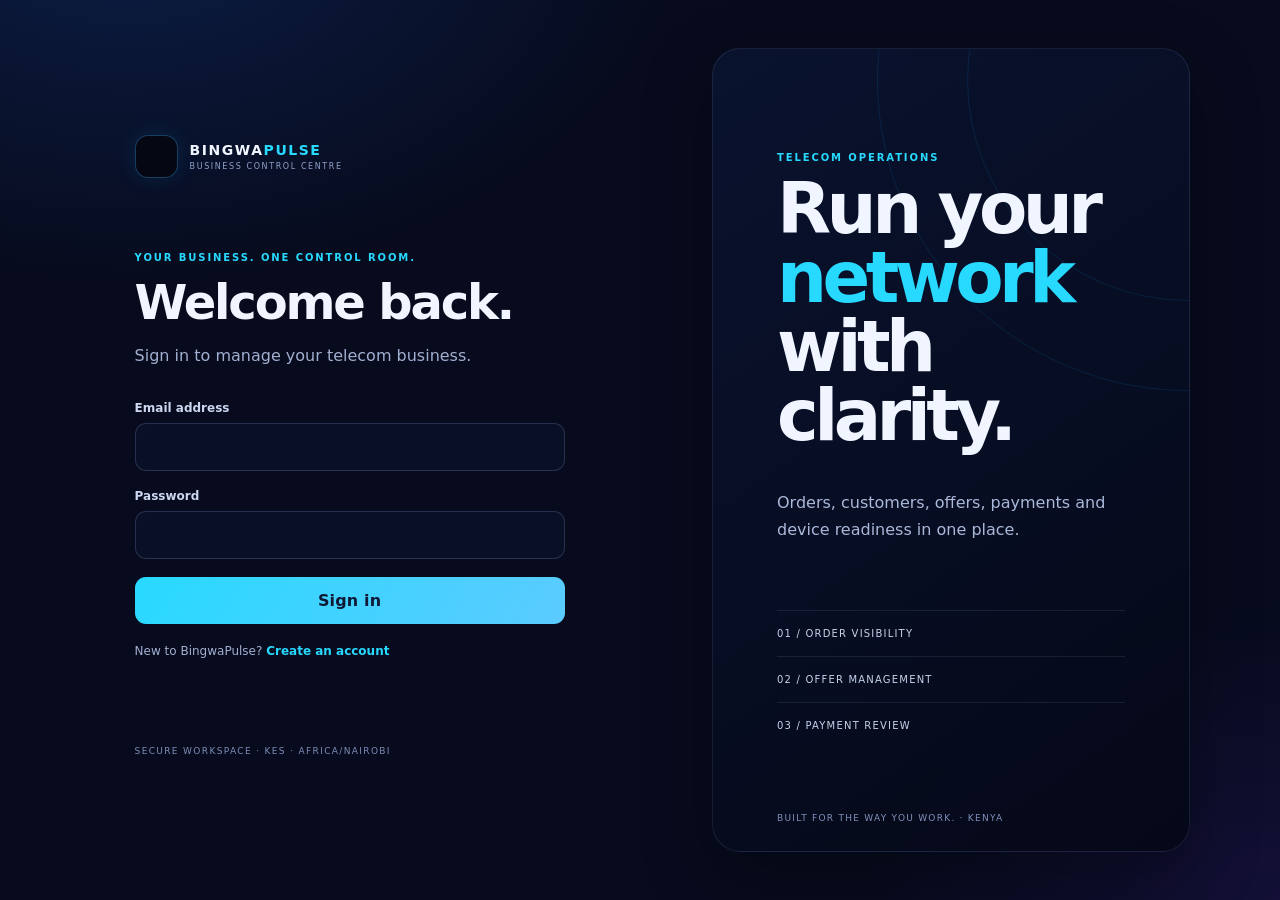
<file: web/index.html>
<!doctype html>
<html lang="en">
<head>
  <meta charset="utf-8">
  <meta name="viewport" content="width=device-width, initial-scale=1">
  <meta name="theme-color" content="#05060A">
  <meta name="description" content="BingwaPulse telecom business management dashboard">
  <title>BingwaPulse - Business Control Centre</title>
  <link rel="icon" href="./icon-safe.svg" type="image/svg+xml">
  <link rel="stylesheet" href="./app.css">
  <script type="module" src="./app.js"></script>
</head>
<body>
  <main id="authGate" class="auth-wrap">
    <section class="auth-card">
      <div class="brand"><div class="brand-icon"><img src="./icon-safe.svg" alt="BingwaPulse"></div><div><strong>BINGWA<span>PULSE</span></strong><small>BUSINESS CONTROL CENTRE</small></div></div>
      <p class="eyebrow">YOUR BUSINESS. ONE CONTROL ROOM.</p>
      <h1 id="authTitle">Welcome back.</h1>
      <p id="authDescription" class="muted">Sign in to manage your telecom business.</p>
      <form id="authForm" class="form-stack">
        <label>Email address<input id="authEmail" type="email" autocomplete="email" required></label>
        <label>Password<input id="authPassword" type="password" minlength="8" autocomplete="current-password" required></label>
        <button id="authSubmit" class="button primary wide" type="submit">Sign in</button>
      </form>
      <p class="auth-switch"><span id="authSwitchText">New to BingwaPulse?</span> <button id="authSwitch" class="text-button" type="button">Create an account</button></p>
      <p id="authMessage" class="form-message" role="status"></p>
      <p class="auth-foot">SECURE WORKSPACE · KES · AFRICA/NAIROBI</p>
    </section>
    <aside class="auth-aside">
      <span class="eyebrow">TELECOM OPERATIONS</span>
      <h2>Run your <em>network</em><br>with clarity.</h2>
      <p>Orders, customers, offers, payments and device readiness in one place.</p>
      <div class="aside-points"><span>01 / ORDER VISIBILITY</span><span>02 / OFFER MANAGEMENT</span><span>03 / PAYMENT REVIEW</span></div>
      <small>BUILT FOR THE WAY YOU WORK. · KENYA</small>
    </aside>
  </main>

  <section id="workspaceGate" class="workspace-wrap" hidden>
    <div class="workspace-card">
      <div class="brand"><div class="brand-icon"><img src="./icon-safe.svg" alt="BingwaPulse"></div><div><strong>BINGWA<span>PULSE</span></strong><small>BUSINESS CONTROL CENTRE</small></div></div>
      <p class="eyebrow">FIRST-TIME SETUP</p>
      <h1>Create your business workspace.</h1>
      <p class="muted">This creates your private business space in the existing BingwaPulse database. Your account becomes its owner.</p>
      <form id="workspaceForm" class="form-stack">
        <label>Business name<input id="businessName" type="text" minlength="2" maxlength="120" placeholder="Gabriel’s Internet Services" required></label>
        <button class="button primary wide" type="submit">Create business workspace</button>
      </form>
      <p id="workspaceMessage" class="form-message" role="status"></p>
      <button id="workspaceSignOut" class="text-button" type="button">Sign out</button>
    </div>
  </section>

  <div id="appShell" class="app-shell" hidden>
    <aside class="sidebar">
      <div class="brand sidebar-brand"><div class="brand-icon">B<span>⌁</span></div><div><strong>BINGWA<span>PULSE</span></strong><small>CONTROL CENTRE</small></div></div>
      <p class="side-label">WORKSPACE</p>
      <div id="sidebarBusiness" class="sidebar-business">Loading workspace…</div>
      <nav class="side-nav">
        <button class="nav-item active" data-page="overview">◫ <span>Overview</span></button>
        <button class="nav-item" data-page="orders">↗ <span>Orders</span><b id="navOrderCount">—</b></button>
        <button class="nav-item" data-page="offers">◇ <span>Offers</span></button>
        <button class="nav-item" data-page="customers">◎ <span>Customers</span></button>
        <button class="nav-item" data-page="payments">▤ <span>Payments</span></button>
        <button class="nav-item" data-page="automation">⌁ <span>Automation</span></button>
        <button class="nav-item" data-page="sitelinks">↗ <span>SiteLink</span></button>
      </nav>
      <div class="sidebar-bottom">
        <div class="security-note"><i></i><div><b>Protected workspace</b><small>Supabase access controls</small></div></div>
        <button id="signOutButton" class="signout-button" type="button">↪ Sign out</button>
        <small class="version">BINGWAPULSE WEB · 1.0</small>
      </div>
    </aside>
    <section class="main-column">
      <header class="topbar">
        <div><p class="eyebrow" id="pageEyebrow">BUSINESS OVERVIEW</p><h1 id="pageTitle">Overview</h1></div>
        <div class="topbar-right"><span class="connection-status"><i></i> DATABASE CONNECTED</span><span class="user-chip" id="userEmail">Account</span></div>
      </header>
      <main id="pageContent" class="page-content"><p class="muted">Loading your workspace…</p></main>
      <footer class="main-footer">BINGWAPULSE <span>PAYMENT EVIDENCE IS REVIEWED BEFORE FULFILMENT · NO AUTOMATIC USSD PURCHASES</span></footer>
    </section>
  </div>

  <dialog id="modal" class="modal"><form method="dialog" class="modal-x"><button aria-label="Close">×</button></form><div id="modalContent"></div></dialog>
  <div id="toast" class="toast" role="status" aria-live="polite"></div>
</body>
</html>
</file>
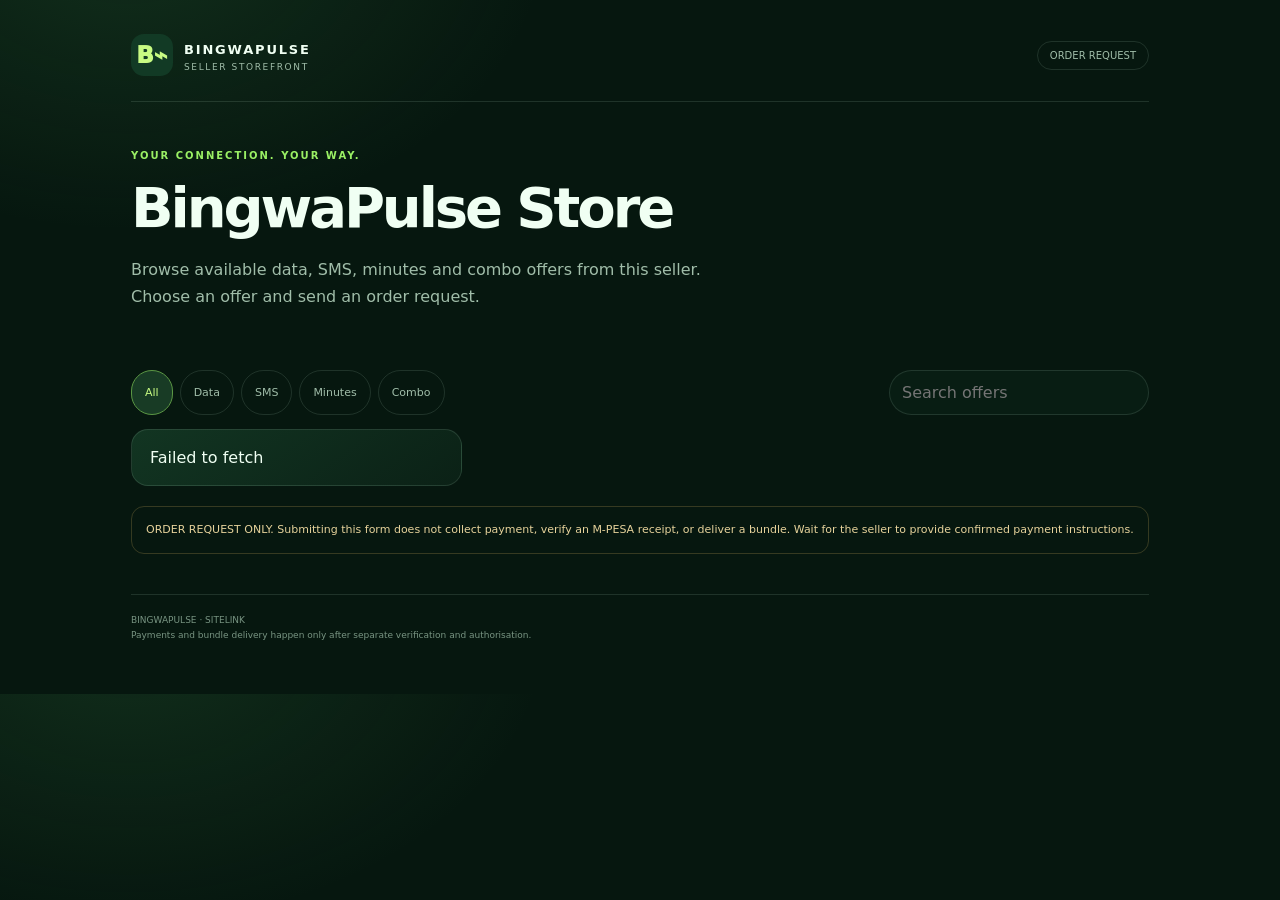
<file: web/sitelink/index.html>
<!doctype html>
<html lang="en"><head><meta charset="utf-8"><meta name="viewport" content="width=device-width,initial-scale=1"><meta name="theme-color" content="#082719"><title>SiteLink · BingwaPulse</title>
<style>
:root{color-scheme:dark;--bg:#06170f;--panel:#0d281b;--line:rgba(201,238,211,.13);--text:#f0fff3;--muted:#a0bda9;--green:#9af064;--lime:#c8fb83;font-family:Inter,system-ui,sans-serif}*{box-sizing:border-box}body{margin:0;background:radial-gradient(700px 500px at 10% -10%,rgba(65,140,77,.2),transparent 60%),var(--bg);color:var(--text)}button,input{font:inherit}.wrap{max-width:1050px;margin:auto;padding:24px 16px 50px}.top{display:flex;justify-content:space-between;align-items:center;padding:10px 0 25px;border-bottom:1px solid var(--line)}.brand{display:flex;gap:11px;align-items:center}.mark{width:42px;height:42px;border-radius:13px;background:#123a25;display:grid;place-items:center;color:var(--lime);font-weight:950;font-size:23px}.brand b{font-size:13px;letter-spacing:.14em}.brand small{display:block;color:var(--muted);font-size:9px;letter-spacing:.18em;margin-top:4px}.tag{font-size:10px;color:var(--muted);border:1px solid var(--line);padding:8px 12px;border-radius:30px}.hero{padding:42px 0 20px}.eyebrow{color:var(--green);font-size:10px;letter-spacing:.2em;font-weight:850}.hero h1{font-size:clamp(32px,7vw,56px);letter-spacing:-.055em;margin:12px 0}.hero p{color:var(--muted);line-height:1.7;max-width:590px}.toolbar{display:flex;justify-content:space-between;gap:12px;flex-wrap:wrap;margin:24px 0 14px}.filters{display:flex;gap:7px;flex-wrap:wrap}.filter{border:1px solid var(--line);background:none;color:var(--muted);padding:9px 13px;border-radius:30px;font-size:11px}.filter.active{background:#183b25;color:var(--lime);border-color:#5b9744}.search,.form input{background:#081d13;border:1px solid var(--line);border-radius:10px;padding:12px;color:var(--text)}.search{border-radius:30px;width:min(100%,260px)}.grid{display:grid;grid-template-columns:repeat(3,minmax(0,1fr));gap:13px}.offer,.empty{border:1px solid var(--line);border-radius:17px;background:linear-gradient(145deg,#123522,#0b2116);padding:18px}.offer{display:flex;flex-direction:column;min-height:185px}.category{font-size:9px;letter-spacing:.15em;color:var(--green);text-transform:uppercase;font-weight:850}.offer h3{font-size:16px;margin:16px 0 6px}.offer p{font-size:11px;color:var(--muted);line-height:1.5;flex:1}.price{font-size:24px;font-weight:900;margin:14px 0}.buy,.submit{border:0;border-radius:10px;background:linear-gradient(120deg,var(--green),var(--lime));color:#0b1d10;padding:12px;font-weight:900}.notice{margin-top:20px;border:1px solid rgba(245,198,107,.2);border-radius:13px;padding:14px;color:#e6d29b;font-size:11px;line-height:1.6}.modal{width:min(100% - 24px,470px);border:1px solid var(--line);border-radius:18px;background:#0d281b;color:var(--text);padding:24px}.modal::backdrop{background:rgba(0,0,0,.72)}.modal h2{margin:0}.modal p{color:var(--muted);font-size:12px;line-height:1.6}.form{display:grid;gap:13px}.form label{display:grid;gap:7px;font-size:11px;color:#c9ddce}.form input{width:100%}.message{font-size:12px;color:#f5c66b;line-height:1.6;min-height:18px}.success{color:var(--green)}.close{float:right;border:0;background:none;color:var(--muted);font-size:24px}.footer{border-top:1px solid var(--line);margin-top:40px;padding-top:18px;color:#789482;font-size:9px;line-height:1.7}
@media(max-width:780px){.grid{grid-template-columns:repeat(2,minmax(0,1fr))}}@media(max-width:520px){.grid{grid-template-columns:1fr}.wrap{padding-inline:13px}.top{align-items:flex-start}.tag{font-size:8px}}
</style></head><body><div class="wrap">
<header class="top"><div class="brand"><div class="mark">B⌁</div><div><b>BINGWAPULSE</b><small>SELLER STOREFRONT</small></div></div><span class="tag">ORDER REQUEST</span></header>
<section class="hero"><span class="eyebrow">YOUR CONNECTION. YOUR WAY.</span><h1 id="storeName">BingwaPulse Store</h1><p>Browse available data, SMS, minutes and combo offers from this seller. Choose an offer and send an order request.</p><span id="businessName" class="eyebrow"></span></section>
<div class="toolbar"><div class="filters"><button class="filter active" data-filter="all">All</button><button class="filter" data-filter="data">Data</button><button class="filter" data-filter="sms">SMS</button><button class="filter" data-filter="minutes">Minutes</button><button class="filter" data-filter="combo">Combo</button></div><input id="search" class="search" type="search" placeholder="Search offers"></div>
<section id="offers" class="grid" aria-live="polite"><div class="empty">Loading seller offers…</div></section>
<div class="notice">ORDER REQUEST ONLY. Submitting this form does not collect payment, verify an M-PESA receipt, or deliver a bundle. Wait for the seller to provide confirmed payment instructions.</div>
<footer class="footer">BINGWAPULSE · SITELINK<br>Payments and bundle delivery happen only after separate verification and authorisation.</footer></div>
<dialog id="modal" class="modal"><button id="close" class="close" type="button">×</button><h2>Request this bundle</h2><p id="selected"></p><form id="order" class="form"><label>Recipient phone number<input id="recipient" type="tel" inputmode="tel" placeholder="0712 345 678" required></label><label>M-PESA payer phone number<input id="payer" type="tel" inputmode="tel" placeholder="0712 345 678" required></label><button id="submit" class="submit" type="submit">SUBMIT ORDER REQUEST</button><div id="message" class="message" role="status"></div></form></dialog>
<script type="module">
const API="https://tuuhucisljlaaovtnbeu.supabase.co/functions/v1/sitelink-storefront",KEY="sb_publishable_6ymGXYgVhVjk5GXY_KfYfA_3hul4qS";
const slug=new URLSearchParams(location.search).get("slug")||"";const $=id=>document.getElementById(id);const state={offers:[],category:"all",selected:null,key:crypto.randomUUID()};
const esc=v=>String(v??"").replace(/[&<>"']/g,c=>({"&":"&amp;","<":"&lt;",">":"&gt;",'"':"&quot;","'":"&#39;"}[c]));
const money=v=>new Intl.NumberFormat("en-KE",{style:"currency",currency:"KES",maximumFractionDigits:0}).format(Number(v||0));
function phone(v){const d=String(v||"").replace(/\D/g,"");if(d.startsWith("254")&&d.length===12)return d;if(d.startsWith("0")&&d.length===10)return "254"+d.slice(1);if((d.startsWith("7")||d.startsWith("1"))&&d.length===9)return "254"+d;return null;}
function render(){const term=$("search").value.toLowerCase().trim();const rows=state.offers.filter(o=>(state.category==="all"||o.category===state.category)&&(!term||(o.name+" "+(o.description||"")).toLowerCase().includes(term)));$("offers").innerHTML=rows.length?rows.map(o=>'<article class="offer"><span class="category">'+esc(o.category)+'</span><h3>'+esc(o.name)+'</h3><p>'+esc(o.description||"Available from this seller.")+'</p><div class="price">'+money(o.price_kes)+'</div><button class="buy" data-buy="'+esc(o.id)+'">SELECT OFFER</button></article>').join(""):'<div class="empty">No offers are currently published in this store.</div>';}
async function load(){try{const r=await fetch(API+"?slug="+encodeURIComponent(slug),{headers:{apikey:KEY}});const d=await r.json();if(!r.ok)throw Error(d.error||"Store unavailable.");state.offers=d.offers||[];$("storeName").textContent=d.store_name||"BingwaPulse Store";$("businessName").textContent=d.business_name||"";render();}catch(e){$("offers").innerHTML='<div class="empty">'+esc(e.message)+'</div>';}}
document.addEventListener("click",e=>{const f=e.target.closest("[data-filter]");if(f){state.category=f.dataset.filter;document.querySelectorAll(".filter").forEach(x=>x.classList.toggle("active",x===f));render();}const b=e.target.closest("[data-buy]");if(b){state.selected=state.offers.find(o=>o.id===b.dataset.buy);$("selected").textContent=state.selected.name+" · "+money(state.selected.price_kes);$("message").textContent="";$("modal").showModal();}if(e.target.id==="close")$("modal").close();});
$("search").addEventListener("input",render);
$("order").addEventListener("submit",async e=>{e.preventDefault();const recipient=phone($("recipient").value),payer=phone($("payer").value);if(!recipient||!payer){$("message").textContent="Enter valid Kenyan mobile numbers.";return;}const btn=$("submit");btn.disabled=true;btn.textContent="SENDING…";try{const r=await fetch(API,{method:"POST",headers:{"Content-Type":"application/json",apikey:KEY},body:JSON.stringify({slug,offer_id:state.selected.id,recipient_phone:recipient,payer_phone:payer,idempotency_key:state.key})});const d=await r.json();if(!r.ok)throw Error(d.error||"Could not submit request.");$("message").className="message success";$("message").textContent="Request received. Reference: "+d.order_id+". No payment has been taken and no bundle has been sent. Wait for the seller’s instructions.";state.key=crypto.randomUUID();btn.textContent="REQUEST RECEIVED";}catch(err){$("message").textContent=err.message;btn.disabled=false;btn.textContent="SUBMIT ORDER REQUEST";}});
load();
</script></body></html>
</file>
<file: web/app.css>
:root{color-scheme:dark;--bg:#070B1D;--panel:#0E1833;--panel2:#151F42;--line:rgba(170,195,255,.11);--text:#F1F5FF;--muted:#A1AFD0;--accent:#28D9FF;--violet:#A78BFA;--danger:#FF777F;--amber:#FFC66D;--shadow:0 24px 70px rgba(0,0,0,.32);font-family:Inter,ui-sans-serif,system-ui,-apple-system,BlinkMacSystemFont,"Segoe UI",sans-serif}*{box-sizing:border-box}body{margin:0;min-height:100vh;background:radial-gradient(900px 600px at 10% -10%,rgba(31,105,230,.20),transparent 62%),radial-gradient(700px 500px at 100% 100%,rgba(104,47,235,.12),transparent 60%),var(--bg);color:var(--text)}button,input,select,textarea{font:inherit}button{cursor:pointer}button:disabled{cursor:not-allowed;opacity:.55}[hidden]{display:none!important}.muted{color:var(--muted);line-height:1.65}.eyebrow{font-size:10px;font-weight:800;letter-spacing:.19em;color:var(--accent);margin:0 0 12px}.brand{display:flex;align-items:center;gap:12px}.brand-icon{width:43px;height:43px;border-radius:13px;overflow:hidden;background:#050713;border:1px solid rgba(54,168,245,.34);display:grid;place-items:center;position:relative;box-shadow:0 0 22px rgba(0,174,255,.12)}.brand-icon img{display:block;width:100%;height:100%;object-fit:cover}.brand-icon span{font-size:14px;margin-left:2px;color:#D4E8FF}.brand strong{display:block;font-size:14px;letter-spacing:.11em}.brand strong span{color:var(--accent)}.brand small{display:block;font-size:8px;letter-spacing:.2em;color:#8FA1C8;margin-top:4px}.auth-wrap{min-height:100vh;display:grid;grid-template-columns:minmax(360px,520px) minmax(380px,1fr);gap:clamp(30px,8vw,120px);align-items:center;max-width:1380px;margin:auto;padding:48px clamp(24px,7vw,110px)}.auth-card{width:100%;max-width:430px;margin:auto}.auth-card .brand{margin-bottom:74px}.auth-card h1,.workspace-card h1{font-size:clamp(34px,4vw,48px);letter-spacing:-.045em;margin:0 0 12px;line-height:1.05}.auth-card>.eyebrow{margin-bottom:14px}.form-stack{display:grid;gap:18px;margin-top:32px}.form-stack label,.modal-form label{display:grid;gap:8px;color:#CBD7F0;font-size:12px;font-weight:650}.form-stack input,.modal-form input,.modal-form select,.modal-form textarea{width:100%;border:1px solid rgba(170,195,255,.18);background:#090F24;color:var(--text);border-radius:11px;padding:14px 15px;outline:none;min-height:48px}.form-stack input:focus,.modal-form input:focus,.modal-form select:focus,.modal-form textarea:focus{border-color:var(--accent);box-shadow:0 0 0 3px rgba(0,174,255,.08)}.button{border:0;border-radius:11px;padding:14px 18px;font-weight:850;letter-spacing:.01em;transition:transform .15s,filter .15s}.button:hover{filter:brightness(1.08);transform:translateY(-1px)}.primary{background:linear-gradient(120deg,var(--accent),#5BCBFF);color:#101A36}.wide{width:100%}.auth-switch{font-size:12px;color:var(--muted);margin-top:20px}.text-button{border:0;background:none;padding:0;color:var(--accent);font-size:12px;font-weight:800}.form-message{min-height:18px;font-size:12px;color:var(--amber);line-height:1.5}.form-message.error{color:var(--danger)}.form-message.success{color:var(--accent)}.auth-foot{margin-top:58px;font-size:9px;letter-spacing:.15em;color:#7E8DB7}.auth-aside{min-height:560px;align-self:stretch;border:1px solid var(--line);border-radius:28px;background:linear-gradient(145deg,rgba(10,20,48,.94),rgba(5,8,23,.98));padding:clamp(30px,5vw,70px);display:flex;flex-direction:column;justify-content:center;position:relative;overflow:hidden;box-shadow:var(--shadow)}.auth-aside:before,.auth-aside:after{content:"";position:absolute;border:1px solid rgba(0,174,255,.12);border-radius:50%;width:440px;height:440px;right:-220px;top:-190px}.auth-aside:after{width:620px;height:620px;right:-310px;top:-280px}.auth-aside>*{position:relative;z-index:1}.auth-aside h2{font-size:clamp(42px,5.5vw,76px);letter-spacing:-.065em;line-height:.98;margin:0 0 22px}.auth-aside h2 em{font-style:normal;color:var(--accent)}.auth-aside>p:not(.eyebrow){color:#AAB8D9;max-width:360px;line-height:1.7}.aside-points{display:grid;gap:0;margin-top:50px;max-width:360px}.aside-points span{padding:17px 0;border-top:1px solid var(--line);font-size:10px;letter-spacing:.12em;color:#C6D2EC}.auth-aside>small{position:absolute;bottom:28px;left:clamp(30px,5vw,70px);font-size:9px;letter-spacing:.14em;color:#8291BC}.workspace-wrap{min-height:100vh;display:grid;place-items:center;padding:24px}.workspace-card{width:min(100%,480px);padding:38px;border:1px solid var(--line);border-radius:24px;background:linear-gradient(150deg,#141F40,#0B1129);box-shadow:var(--shadow)}.workspace-card .brand{margin-bottom:52px}.workspace-card .eyebrow{margin-bottom:12px}.workspace-card .form-stack{margin-top:27px}.app-shell{min-height:100vh;display:grid;grid-template-columns:250px minmax(0,1fr)}.sidebar{position:sticky;top:0;height:100vh;min-height:620px;padding:28px 17px 20px;border-right:1px solid var(--line);background:rgba(5,7,18,.96);display:flex;flex-direction:column}.sidebar-brand{padding:0 5px 33px}.sidebar-brand .brand-icon{width:39px;height:39px}.sidebar-brand strong{font-size:12px}.sidebar-brand small{font-size:7px}.side-label{margin:0 7px 9px;color:#7182B0;font-size:9px;letter-spacing:.16em;font-weight:800}.sidebar-business{padding:11px 12px;border:1px solid var(--line);border-radius:9px;background:rgba(255,255,255,.025);font-size:12px;font-weight:750;overflow-wrap:anywhere;margin-bottom:27px}.side-nav{display:grid;gap:5px}.nav-item{display:flex;align-items:center;gap:13px;text-align:left;border:1px solid transparent;background:transparent;color:#A0AED0;border-radius:10px;padding:12px 12px;font-size:12px;font-weight:650}.nav-item:hover{background:rgba(255,255,255,.035);color:var(--text)}.nav-item.active{background:linear-gradient(90deg,rgba(0,174,255,.14),rgba(0,174,255,.035));border-color:rgba(0,174,255,.12);color:var(--accent)}.nav-item>span{flex:1}.nav-item b,.nav-item>span+ b{font-size:10px;color:#8A9BC4}.sidebar-bottom{margin-top:auto}.security-note{border:1px solid var(--line);background:rgba(255,255,255,.025);border-radius:10px;padding:12px;display:flex;align-items:center;gap:10px}.security-note i,.connection-status i{width:7px;height:7px;border-radius:50%;background:var(--accent);box-shadow:0 0 12px rgba(0,174,255,.65)}.security-note b{display:block;font-size:10px}.security-note small{display:block;color:#8594BD;font-size:9px;margin-top:4px}.signout-button{width:100%;margin-top:13px;text-align:left;background:none;border:0;color:#A2B0D2;padding:11px;font-size:11px}.signout-button:hover{color:var(--danger)}.version{display:block;color:#52648E;font-size:8px;letter-spacing:.13em;padding:12px 11px}.main-column{min-width:0;display:flex;flex-direction:column;min-height:100vh}.topbar{height:102px;padding:0 clamp(22px,4vw,58px);border-bottom:1px solid var(--line);display:flex;align-items:center;justify-content:space-between;gap:20px;background:rgba(7,11,29,.76)}.topbar .eyebrow{margin-bottom:7px}.topbar h1{font-size:24px;margin:0;letter-spacing:-.04em}.topbar-right{display:flex;align-items:center;gap:20px}.connection-status{display:flex;align-items:center;gap:8px;color:#8FA1C8;font-size:9px;letter-spacing:.12em;font-weight:800}.user-chip{display:flex;align-items:center;gap:9px;padding:8px 12px;border:1px solid var(--line);border-radius:30px;color:#CDD9F2;font-size:10px;background:rgba(255,255,255,.025);max-width:250px;overflow:hidden;text-overflow:ellipsis}.page-content{padding:clamp(20px,3vw,40px) clamp(20px,4vw,58px);flex:1;min-width:0}.main-footer{padding:17px clamp(22px,4vw,58px);border-top:1px solid var(--line);color:#7282B2;display:flex;align-items:center;justify-content:space-between;gap:18px;font-size:8px;letter-spacing:.13em}.main-footer span{text-align:right}.stat-grid{display:grid;grid-template-columns:repeat(4,minmax(0,1fr));gap:14px}.stat-card,.panel,.table-panel{border:1px solid var(--line);border-radius:15px;background:linear-gradient(145deg,rgba(12,22,52,.94),rgba(7,12,30,.97));box-shadow:0 12px 36px rgba(0,0,0,.12)}.stat-card{padding:20px}.stat-label{font-size:9px;letter-spacing:.13em;color:#93A4C8;font-weight:800}.stat-value{font-size:30px;letter-spacing:-.05em;font-weight:800;margin-top:12px}.stat-note{font-size:10px;color:#7E8DB7;margin-top:6px}.section-heading{display:flex;justify-content:space-between;align-items:end;gap:18px;margin:31px 0 14px}.section-heading h2,.panel h2{font-size:16px;margin:0;letter-spacing:-.025em}.section-heading p{font-size:11px;color:var(--muted);margin:6px 0 0}.panel{padding:20px;margin-top:18px}.panel-head{display:flex;align-items:center;justify-content:space-between;gap:12px;margin-bottom:16px}.panel-head p{margin:6px 0 0;color:var(--muted);font-size:11px}.button.small{padding:10px 13px;font-size:10px}.button.outline{background:transparent;border:1px solid rgba(0,174,255,.28);color:var(--accent)}.button.subtle{background:rgba(255,255,255,.05);border:1px solid var(--line);color:#D2DDF5}.table-panel{overflow:hidden;margin-top:16px}.table-top{padding:19px 20px 13px;display:flex;justify-content:space-between;align-items:center;gap:12px}.table-top h2{font-size:14px;margin:0}.table-top p{font-size:10px;color:var(--muted);margin:5px 0 0}.table-scroll{width:100%;overflow:auto}table{border-collapse:collapse;width:100%;min-width:620px;text-align:left}th{font-size:8px;letter-spacing:.13em;color:#8493BC;text-transform:uppercase;font-weight:800;padding:11px 16px;border-top:1px solid var(--line);border-bottom:1px solid var(--line);white-space:nowrap}td{font-size:10px;color:#D7E2F7;padding:13px 16px;border-bottom:1px solid rgba(170,195,255,.07);white-space:nowrap}tbody tr:last-child td{border-bottom:0}tbody tr:hover{background:rgba(255,255,255,.02)}.pill{display:inline-flex;align-items:center;gap:6px;border-radius:30px;padding:5px 8px;background:rgba(255,255,255,.055);border:1px solid var(--line);font-size:8px;text-transform:uppercase;letter-spacing:.06em;color:#CDD8F0}.pill.good{color:var(--accent);border-color:rgba(0,174,255,.2);background:rgba(0,174,255,.07)}.pill.warn{color:var(--amber);border-color:rgba(245,198,107,.2);background:rgba(245,198,107,.07)}.pill.bad{color:var(--danger);border-color:rgba(255,143,131,.2);background:rgba(255,143,131,.07)}.empty-state{padding:38px 20px;text-align:center;color:#8D9FC6;font-size:11px}.empty-state b{display:block;color:#DCE6FA;font-size:13px;margin-bottom:7px}.notice{border:1px solid rgba(245,198,107,.19);background:rgba(245,198,107,.055);border-radius:12px;padding:14px 16px;margin:16px 0;color:#F0C879;font-size:10px;line-height:1.6}.notice strong{color:#FFD88C}.notice.safe{border-color:rgba(0,174,255,.16);background:rgba(0,174,255,.045);color:#8EDFFF}.action-row{display:flex;flex-wrap:wrap;gap:9px}.two-col{display:grid;grid-template-columns:repeat(2,minmax(0,1fr));gap:15px}.modal{width:min(100% - 30px,490px);border:1px solid rgba(170,195,255,.19);border-radius:18px;background:#101A35;color:var(--text);padding:26px;box-shadow:var(--shadow)}.modal::backdrop{background:rgba(0,0,0,.68);backdrop-filter:blur(5px)}.modal-x{display:flex;justify-content:end;margin:-12px -12px 8px}.modal-x button{background:transparent;border:0;color:#96A7CA;font-size:26px}.modal h2{margin:0 0 8px;font-size:21px}.modal>div>p{font-size:11px;color:var(--muted);line-height:1.6}.modal-form{display:grid;gap:14px;margin-top:20px}.modal-form .button{margin-top:4px}.toast{position:fixed;bottom:24px;right:24px;max-width:min(90vw,400px);padding:13px 17px;border-radius:11px;background:#1A2E62;border:1px solid rgba(0,174,255,.3);color:#EAF2FF;font-size:11px;box-shadow:var(--shadow);opacity:0;transform:translateY(12px);transition:.2s;pointer-events:none;z-index:10}.toast.visible{opacity:1;transform:translateY(0)}.loading-line{padding:40px;color:var(--muted);font-size:12px}.loader{display:inline-block;width:8px;height:8px;border-radius:50%;background:var(--accent);margin-right:10px;box-shadow:0 0 14px var(--accent)}.empty-note{font-size:10px;color:#8493BC;line-height:1.6}.key-value{display:grid;grid-template-columns:150px 1fr;gap:12px;padding:11px 0;border-bottom:1px solid var(--line);font-size:10px}.key-value span:first-child{color:#8493BC}.key-value span:last-child{color:#DDE7FA;overflow-wrap:anywhere}.count-line{font-size:11px;color:#9BAACD;margin-top:12px}.muted-link{color:var(--accent);text-decoration:none}.muted-link:hover{text-decoration:underline}
@media(max-width:1050px){.stat-grid{grid-template-columns:repeat(2,minmax(0,1fr))}.app-shell{grid-template-columns:215px minmax(0,1fr)}.sidebar{padding-inline:13px}.topbar-right{gap:10px}.connection-status{display:none}}
@media(max-width:760px){.auth-wrap{grid-template-columns:1fr;padding:28px 20px}.auth-card{max-width:460px}.auth-card .brand{margin-bottom:45px}.auth-aside{display:none}.auth-foot{margin-top:35px}.app-shell{display:flex;flex-direction:column}.sidebar{position:relative;height:auto;min-height:0;padding:13px 15px;border-right:0;border-bottom:1px solid var(--line)}.sidebar-brand{padding:0 3px 12px}.sidebar-brand .brand-icon{width:32px;height:32px;font-size:20px}.sidebar-brand strong{font-size:11px}.sidebar-brand small{font-size:7px}.side-label,.sidebar-business,.sidebar-bottom{display:none}.side-nav{display:flex;gap:5px;overflow-x:auto;padding-bottom:2px}.nav-item{flex:0 0 auto;padding:9px 11px;font-size:10px;gap:7px}.nav-item b{display:none}.topbar{height:auto;min-height:82px;padding:16px 18px}.topbar h1{font-size:21px}.topbar .eyebrow{font-size:8px}.topbar-right{display:none}.page-content{padding:19px 15px 30px}.main-footer{padding:13px 15px;align-items:flex-start;line-height:1.5}.main-footer span{max-width:70%}.stat-card{padding:15px}.stat-value{font-size:25px}.panel{padding:15px}.section-heading{align-items:flex-start}.two-col{grid-template-columns:1fr}.workspace-card{padding:27px 22px}.key-value{grid-template-columns:110px 1fr}}
@media(max-width:420px){.stat-grid{gap:9px}.stat-card{padding:12px}.stat-label{font-size:8px}.stat-value{font-size:22px}.section-heading{flex-direction:column}.button.small{padding:9px 10px}.nav-item{font-size:9px;padding:8px}.auth-card h1{font-size:35px}}


/* SiteLink registration feedback */
.form-hint{display:block;color:var(--muted);font-size:12px;line-height:1.5;margin-top:5px}.form-hint.success{color:#38bdf8}.form-hint.error{color:#fb7185}[hidden]{display:none!important}
</file>
